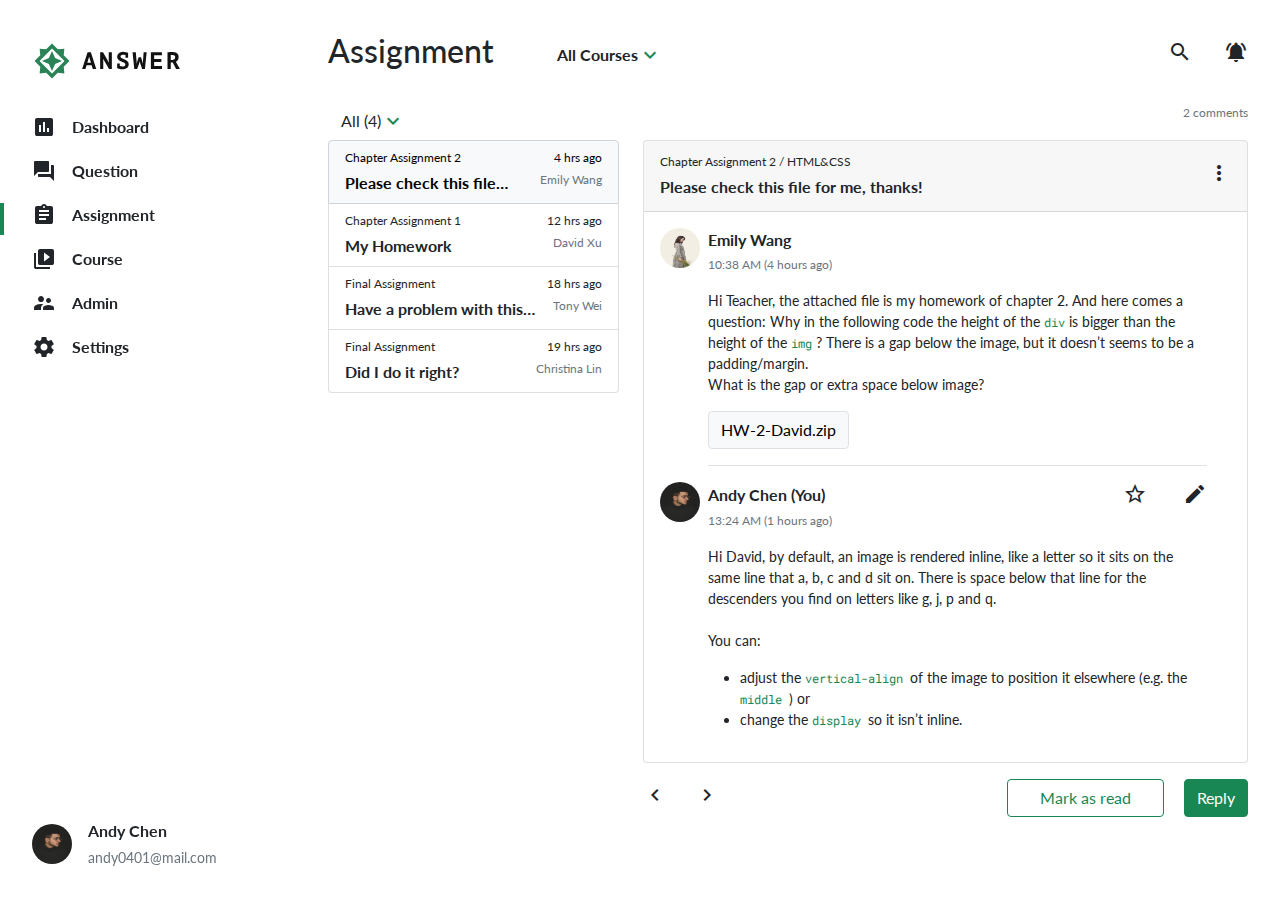
<file: index.html>
<!DOCTYPE html>
<html lang="en">

  <head>
    <meta charset="UTF-8">
    <meta name="viewport" content="width=device-width, initial-scale=1.0">
    <meta http-equiv="X-UA-Compatible" content="ie=edge">
    <title>Boostrap Index</title>
    <link rel="stylesheet" href="https://cdnjs.cloudflare.com/ajax/libs/font-awesome/5.13.0/css/all.min.css" />
    <link href="https://fonts.googleapis.com/icon?family=Material+Icons|Material+Icons+Outlined" rel="stylesheet">
    <link rel="stylesheet" href="./assets/style/all.css">
  </head>

  <body>
    <!-- <nav class="navbar navbar-expand-lg navbar-light bg-light">
      <div class="container-fluid">
        <a class="navbar-brand" href="#">Navbar</a>
        <button class="navbar-toggler" type="button" data-bs-toggle="collapse" data-bs-target="#navbarSupportedContent" aria-controls="navbarSupportedContent" aria-expanded="false" aria-label="Toggle navigation">
          <span class="navbar-toggler-icon"></span>
        </button>
        <div class="collapse navbar-collapse" id="navbarSupportedContent">
          <ul class="navbar-nav me-auto mb-2 mb-lg-0">
            <li class="nav-item">
              <a class="nav-link active" aria-current="page" href="#">Home</a>
            </li>
            <li class="nav-item">
              <a class="nav-link" href="#">Link</a>
            </li>
            <li class="nav-item dropdown">
              <a class="nav-link dropdown-toggle" href="#" id="navbarDropdown" role="button" data-bs-toggle="dropdown" aria-expanded="false">
                Dropdown
              </a>
              <ul class="dropdown-menu" aria-labelledby="navbarDropdown">
                <li><a class="dropdown-item" href="#">Action</a></li>
                <li><a class="dropdown-item" href="#">Another action</a></li>
                <li><hr class="dropdown-divider"></li>
                <li><a class="dropdown-item" href="#">Something else here</a></li>
              </ul>
            </li>
            <li class="nav-item">
              <a class="nav-link disabled" href="#" tabindex="-1" aria-disabled="true">Disabled</a>
            </li>
          </ul>
          <form class="d-flex">
            <input class="form-control me-2" type="search" placeholder="Search" aria-label="Search">
            <button class="btn btn-outline-success" type="submit">Search</button>
          </form>
        </div>
      </div>
    </nav> -->

    <nav class="aside-bar ps-6 pt-6 ">
      <h1 class="mb-5"><a  href="./index.html"><img src="./assets/images/logo-ANSWER.svg" alt="logo"></a></h1>
      <ul class="nav flex-column ">
        <li class="nav-item ">
          <a class="nav-link d-flex ps-0 py-3 " href="#"><span class="material-icons me-4">assessment</span>Dashboard</a>
        </li>
        <li class="nav-item">
          <a class="nav-link d-flex ps-0 py-3" href="#"><span class="material-icons me-4"><span class="material-icons">
            question_answer
            </span></span>Question</a>
        </li>
        <li class="nav-item">
          <a class="nav-link d-flex ps-0 py-3 active" href="./index.html"><span class="material-icons me-4">assignment</span>Assignment</a>
        </li>
        <li class="nav-item">
          <a class="nav-link d-flex ps-0 py-3" href="#"><span class="material-icons me-4">video_library</span>Course</a>
        </li>
        <li class="nav-item">
          <a class="nav-link d-flex ps-0 py-3" href="./admin.html"><span class="material-icons me-4">supervisor_account</span>Admin</a>
        </li>
        <li class="nav-item">
          <a class="nav-link d-flex ps-0 py-3" href="#"><span class="material-icons me-4">settings</span>Settings</a>
        </li>
      </ul>
      <div class="user d-flex align-items-center">
        <img class="rounded-circle me-4"src="./assets/images/andychen.jpeg" alt="user">
        <div>
          <p class="mb-1">Andy Chen</p>
          <p class="text-secondary fw-normal mb-0 fs-7">andy0401@mail.com</p>
        </div>
      </div>
    </nav>
    


    
<main>
  <div class="container-fluid ">
    <header class="d-flex justify-content-between align-items-center mb-5">
      <div class="d-flex align-items-center ">
        <h2 class="me-8">Assignment</h2>
        <div class="dropdown">
          <button class="btn d-flex fw-bold" type="button" id="dropdownMenuButton1" data-bs-toggle="dropdown" aria-expanded="false">
              All Courses
              <span class="material-icons text-success">expand_more</span>
          </button>
          <ul class="dropdown-menu" aria-labelledby="dropdownMenuButton1">
              <li><a class="dropdown-item" href="#">All Courses</a></li>
              <li><a class="dropdown-item" href="#">All Courses</a></li>
          </ul>
        </div>
      </div>
      <div class="d-flex">
        <a href="#"><span class="material-icons me-6">
          search
          </span></a>
          <a href="#"><span class="material-icons">
            notifications_active
            </span></a>
            
      </div>
    </header>
    <div class="d-flex justify-content-between align-items-center">
      <div class="dropdown">
        <button class="btn d-flex" type="button" id="dropdownMenuButton1" data-bs-toggle="dropdown" aria-expanded="false">
            All (4)
            <span class="material-icons text-success">expand_more</span>
        </button>
        <ul class="dropdown-menu" aria-labelledby="dropdownMenuButton1">
            <li><a class="dropdown-item" href="#">All (4)</a></li>
            <li><a class="dropdown-item" href="#">All (4)</a></li>
        </ul>
      </div>
      <p class="text-secondary fs-8">2 comments</p>
    </div>
    
    <div class="row">
      <div class="col-4">
        <div class="list-group " id="list-tab" role="tablist">
          <a class="list-group-item list-group-item-action active" id="list-1-list" data-bs-toggle="list" href="#list-1" role="tab" aria-controls="list-1">
           <div class="d-flex justify-content-between fs-8">
              <p class="mb-1">Chapter Assignment 2</p>
              <p class="mb-1">4 hrs ago</p>
           </div>
           <div class="d-flex justify-content-between">
            <p class="mb-0 fw-bold">Please check this file…</p>
            <p class="mb-0 text-secondary fs-8">Emily Wang</p>
         </div>
          </a>
          
           <a class="list-group-item list-group-item-action" id="list-2-list" data-bs-toggle="list" href="#list-2" role="tab" aria-controls="list-2">
            <div class="d-flex justify-content-between fs-8">
               <p class="mb-1">Chapter Assignment 1</p>
               <p class="mb-1">12 hrs ago</p>
            </div>
            <div class="d-flex justify-content-between">
             <p class="mb-0 fw-bold">My Homework</p>
             <p class="mb-0 text-secondary fs-8">David Xu</p>
          </div>
           </a>
           <a class="list-group-item list-group-item-action" id="list-3-list" data-bs-toggle="list" href="#list-3" role="tab" aria-controls="list-3">
            <div class="d-flex justify-content-between fs-8">
               <p class="mb-1">Final Assignment</p>
               <p class="mb-1">18 hrs ago</p>
            </div>
            <div class="d-flex justify-content-between">
             <p class="mb-0 fw-bold">Have a problem with this…</p>
             <p class="mb-0 text-secondary fs-8">Tony Wei</p>
          </div>
           </a>
           <a class="list-group-item list-group-item-action" id="list-4-list" data-bs-toggle="list" href="#list-4" role="tab" aria-controls="list-4">
            <div class="d-flex justify-content-between fs-8">
               <p class="mb-1">Final Assignment</p>
               <p class="mb-1">19 hrs ago</p>
            </div>
            <div class="d-flex justify-content-between">
             <p class="mb-0 fw-bold">Did I do it right?</p>
             <p class="mb-0 text-secondary fs-8">Christina Lin</p>
          </div>
           </a>
        </div>
      </div>
      
      <div class="col-8">
        <div class="tab-content" id="nav-tabContent">
          <div class="tab-pane fade show active" id="list-1" role="tabpanel" aria-labelledby="list-1">
            <div class="card">
              <div class="card-header d-flex justify-content-between align-items-center">
                <div>
                  <p class="my-1 fs-8">Chapter Assignment 2 / HTML&CSS</p>
                  <p class="mb-1 fw-bold">Please check this file for me, thanks!</p>
                </div>
                <a href="#"><span class="material-icons">
                  more_vert
                  </span></a>
              </div>
              <div class="card-body ">
                <div class="d-flex pe-5 ">
                  <div class="flex-shrink-0">
                    <img class="rounded-circle user-photo" src="./assets/images/emilywang.jpeg" alt="">
                  </div>
                  <div class="flex-grow-1 ms-2 border-bottom">
                    <p class="mb-1 fw-bold">Emily Wang</p>
                    <p class="text-secondary fw-normal mb-4 fs-8">10:38 AM (4 hours ago)</p>
                    <p class="fs-7">Hi Teacher, the attached file is my homework of chapter 2. And here comes a question: Why in the following code the height of the <code class="ff-mono text-success">div</code> is bigger than the height of the <code class="ff-mono text-success">img</code> ? There is a gap below the image, but it doesn’t seems to be a padding/margin.<br>What is the gap or extra space below image?</p>
                    <a href="#" class="btn btn-light border mb-4" download="HW-2-David.zip">HW-2-David.zip</a>
                  </div>
                </div>
              </div>
              <div class="card-body pt-0">
                <div class="d-flex pe-5">
                  <div class="flex-shrink-0">
                    <img class="rounded-circle user-photo" src="./assets/images/andychen.jpeg" alt="">
                  </div>
                  <div class="flex-grow-1 ms-2">
                    <div class="d-flex justify-content-between align-items-center">
                      <p class="mb-1 fw-bold">Andy Chen (You)</p>
                      <div>
                        <a href="#"><span class="material-icons me-6">
                          star_outline
                          </span></a>
                          <a href="#">
                            <span class="material-icons">
                              edit
                              </span>
                          </a>
                      </div>
                    </div>
                    
                    <p class="text-secondary fw-normal mb-4 fs-8">13:24 AM (1 hours ago)</p>
                    <p class="fs-7">Hi David, by default, an image is rendered inline, like a letter so it sits on the same line that a, b, c and d sit on. There is space below that line for the descenders you find on letters like g, j, p and q.<br><br> You can: 
                      <ul class="fs-7">
                        <li>adjust the <code class="ff-mono text-success"> vertical-align </code>of the image to position it elsewhere (e.g. the <code class="ff-mono text-success"> middle </code> ) or</li>
                        <li>change the <code class="ff-mono text-success"> display </code> so it isn’t inline.</li>
                      </ul>
                    
                    </p>
                    
                  </div>
                </div>
              </div>
            </div>
          </div>
          <div class="tab-pane fade show " id="list-2" role="tabpanel" aria-labelledby="list-2">
            <div class="card">
              <div class="card-header d-flex justify-content-between align-items-center">
                <div>
                  <p class="my-1 fs-8">Chapter Assignment 1 / HTML&CSS</p>
                  <p class="mb-1 fw-bold">My Homework</p>
                </div>
                <a href="#">
                  <span class="material-icons"> more_vert</span></a>
              </div>
              <div class="card-body ">
                <div class="d-flex pe-5 ">
                  <div class="flex-shrink-0">
                    <img class="rounded-circle user-photo" src="./assets/images/emilywang.jpeg" alt="">
                  </div>
                  <div class="flex-grow-1 ms-2 border-bottom">
                    <p class="mb-1 fw-bold">Emily Wang</p>
                    <p class="text-secondary fw-normal mb-4 fs-8">10:38 AM (4 hours ago)</p>
                    <p class="fs-7">Hi Teacher, the attached file is my homework of chapter 2. And here comes a question: Why in the following code the height of the <code class="ff-mono text-success">div</code> is bigger than the height of the <code class="ff-mono text-success">img</code> ? There is a gap below the image, but it doesn’t seems to be a padding/margin.<br>What is the gap or extra space below image?</p>
                    <a href="#" class="btn btn-light border mb-4" download="HW-2-David.zip">HW-2-David.zip</a>
                  </div>
                </div>
              </div>
              
            </div>
          </div>
          
        </div>
        <div class="d-flex justify-content-between align-items-center mt-4">
          <div>
            <a href="#">
              <span class="material-icons me-5">chevron_left</span></a>
            <a href="#">
              <span class="material-icons">chevron_right</span></a>
          </div>
          <div>
            <button type="button" class="btn btn-outline-success me-4 px-6">Mark as read</button>
            <button type="button" class="btn btn-success">Reply</button>
          </div>
        </div>
      </div>
    </div>
    <!-- <div id="editor" </div> -->
  </div>
</main>
    <script src="https://cdn.ckeditor.com/ckeditor5/29.0.0/classic/ckeditor.js"></script>
    <script src="./assets/js/vendors.js"></script>
    <script src="./assets/js/all.js"></script>
  </body>

</html>
</file>
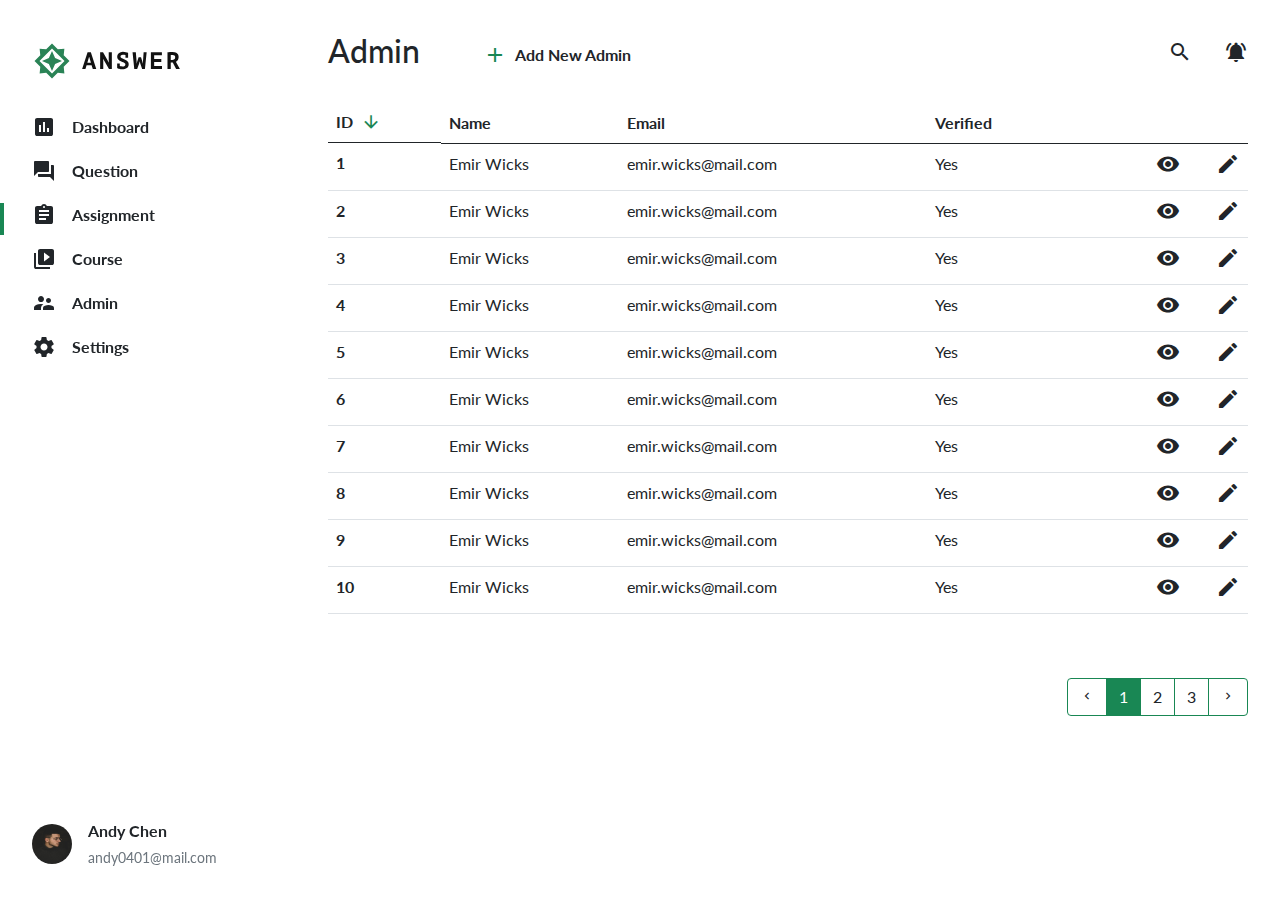
<file: admin.html>
<!DOCTYPE html>
<html lang="en">

  <head>
    <meta charset="UTF-8">
    <meta name="viewport" content="width=device-width, initial-scale=1.0">
    <meta http-equiv="X-UA-Compatible" content="ie=edge">
    <title>Boostrap Index</title>
    <link rel="stylesheet" href="https://cdnjs.cloudflare.com/ajax/libs/font-awesome/5.13.0/css/all.min.css" />
    <link href="https://fonts.googleapis.com/icon?family=Material+Icons|Material+Icons+Outlined" rel="stylesheet">
    <link rel="stylesheet" href="./assets/style/all.css">
  </head>

  <body>
    <!-- <nav class="navbar navbar-expand-lg navbar-light bg-light">
      <div class="container-fluid">
        <a class="navbar-brand" href="#">Navbar</a>
        <button class="navbar-toggler" type="button" data-bs-toggle="collapse" data-bs-target="#navbarSupportedContent" aria-controls="navbarSupportedContent" aria-expanded="false" aria-label="Toggle navigation">
          <span class="navbar-toggler-icon"></span>
        </button>
        <div class="collapse navbar-collapse" id="navbarSupportedContent">
          <ul class="navbar-nav me-auto mb-2 mb-lg-0">
            <li class="nav-item">
              <a class="nav-link active" aria-current="page" href="#">Home</a>
            </li>
            <li class="nav-item">
              <a class="nav-link" href="#">Link</a>
            </li>
            <li class="nav-item dropdown">
              <a class="nav-link dropdown-toggle" href="#" id="navbarDropdown" role="button" data-bs-toggle="dropdown" aria-expanded="false">
                Dropdown
              </a>
              <ul class="dropdown-menu" aria-labelledby="navbarDropdown">
                <li><a class="dropdown-item" href="#">Action</a></li>
                <li><a class="dropdown-item" href="#">Another action</a></li>
                <li><hr class="dropdown-divider"></li>
                <li><a class="dropdown-item" href="#">Something else here</a></li>
              </ul>
            </li>
            <li class="nav-item">
              <a class="nav-link disabled" href="#" tabindex="-1" aria-disabled="true">Disabled</a>
            </li>
          </ul>
          <form class="d-flex">
            <input class="form-control me-2" type="search" placeholder="Search" aria-label="Search">
            <button class="btn btn-outline-success" type="submit">Search</button>
          </form>
        </div>
      </div>
    </nav> -->

    <nav class="aside-bar ps-6 pt-6 ">
      <h1 class="mb-5"><a  href="./index.html"><img src="./assets/images/logo-ANSWER.svg" alt="logo"></a></h1>
      <ul class="nav flex-column ">
        <li class="nav-item ">
          <a class="nav-link d-flex ps-0 py-3 " href="#"><span class="material-icons me-4">assessment</span>Dashboard</a>
        </li>
        <li class="nav-item">
          <a class="nav-link d-flex ps-0 py-3" href="#"><span class="material-icons me-4"><span class="material-icons">
            question_answer
            </span></span>Question</a>
        </li>
        <li class="nav-item">
          <a class="nav-link d-flex ps-0 py-3 active" href="./index.html"><span class="material-icons me-4">assignment</span>Assignment</a>
        </li>
        <li class="nav-item">
          <a class="nav-link d-flex ps-0 py-3" href="#"><span class="material-icons me-4">video_library</span>Course</a>
        </li>
        <li class="nav-item">
          <a class="nav-link d-flex ps-0 py-3" href="./admin.html"><span class="material-icons me-4">supervisor_account</span>Admin</a>
        </li>
        <li class="nav-item">
          <a class="nav-link d-flex ps-0 py-3" href="#"><span class="material-icons me-4">settings</span>Settings</a>
        </li>
      </ul>
      <div class="user d-flex align-items-center">
        <img class="rounded-circle me-4"src="./assets/images/andychen.jpeg" alt="user">
        <div>
          <p class="mb-1">Andy Chen</p>
          <p class="text-secondary fw-normal mb-0 fs-7">andy0401@mail.com</p>
        </div>
      </div>
    </nav>
    


    
<main>
  <div class="container-fluid ">
    <header class="d-flex justify-content-between align-items-center mb-5">
      <div class="d-flex align-items-center  ">
          <h2 class="me-8">Admin</h2>
          <div class="dropdown">
            <button type="btn" class="btn" data-bs-toggle="modal" data-bs-target="#addadmin">
              <div class="d-flex align-items-center fw-bold">
                <span class="material-icons text-success me-2">
                  add
                </span>
                Add New Admin
              </div>              
            </button>      
          </div>
      </div>
      <div class="d-flex ">
        <a href="#">
          <span class="material-icons me-6">search </span>
        </a>
        <a href="#">
          <span class="material-icons">notifications_active</span>
        </a>          
      </div>
    </header>
      <!-- table -->
    <div class="row">
      <div class="col-12">
        <table class="table table-hover mb-9">
          <thead>
            <tr>
              <th scope="col" class="d-flex align-items-center">
                <span>ID</span>
                <span class="material-icons  ms-2 fs-5 text-success">arrow_downward</span>
              </th>
              <th scope="col">Name</th>
              <th scope="col">Email</th>
              <th scope="col">Verified</th>
              <th scope="col"></th>
            </tr>
          </thead>
          <tbody>
            <tr>
              <th scope="row">1</th>
                <td>Emir Wicks</td>
                <td>emir.wicks@mail.com</td>
                <td>Yes</td>
                <td class="text-end">
                  <a href="#"data-bs-toggle="modal" data-bs-target="#viewadmin">
                    <span class="material-icons me-6">visibility</span></a>
                  <a href="#"data-bs-toggle="modal" data-bs-target="#editadmin">
                    <span class="material-icons">edit</span></a>
                </td>
            </tr>
            <tr>
              <th scope="row">2</th>
                <td>Emir Wicks</td>
                <td>emir.wicks@mail.com</td>
                <td>Yes</td>
                <td class="text-end">
                  <a href="#"data-bs-toggle="modal" data-bs-target="#viewadmin">
                    <span class="material-icons me-6">visibility</span></a>
                  <a href="#"data-bs-toggle="modal" data-bs-target="#editadmin">
                    <span class="material-icons">edit</span></a>
                </td>
            </tr>
            <tr>
              <th scope="row">3</th>
                <td>Emir Wicks</td>
                <td>emir.wicks@mail.com</td>
                <td>Yes</td>
                <td class="text-end">
                  <a href="#"data-bs-toggle="modal" data-bs-target="#viewadmin">
                    <span class="material-icons me-6">visibility</span></a>
                  <a href="#"data-bs-toggle="modal" data-bs-target="#editadmin">
                    <span class="material-icons">edit</span></a>
                </td>
            </tr>
            <tr>
              <th scope="row">4</th>
                <td>Emir Wicks</td>
                <td>emir.wicks@mail.com</td>
                <td>Yes</td>
                <td class="text-end">
                  <a href="#"data-bs-toggle="modal" data-bs-target="#viewadmin">
                    <span class="material-icons me-6">visibility</span></a>
                  <a href="#"data-bs-toggle="modal" data-bs-target="#editadmin">
                    <span class="material-icons">edit</span></a>
                </td>
            </tr>
            <tr>
              <th scope="row">5</th>
                <td>Emir Wicks</td>
                <td>emir.wicks@mail.com</td>
                <td>Yes</td>
                <td class="text-end">
                  <a href="#"data-bs-toggle="modal" data-bs-target="#viewadmin">
                    <span class="material-icons me-6">visibility</span></a>
                  <a href="#"data-bs-toggle="modal" data-bs-target="#editadmin">
                    <span class="material-icons">edit</span></a>
                </td>
            </tr>
            <tr>
              <th scope="row">6</th>
                <td>Emir Wicks</td>
                <td>emir.wicks@mail.com</td>
                <td>Yes</td>
                <td class="text-end">
                  <a href="#"data-bs-toggle="modal" data-bs-target="#viewadmin">
                    <span class="material-icons me-6">visibility</span></a>
                  <a href="#"data-bs-toggle="modal" data-bs-target="#editadmin">
                    <span class="material-icons">edit</span></a>
                </td>
            </tr>
            <tr>
              <th scope="row">7</th>
                <td>Emir Wicks</td>
                <td>emir.wicks@mail.com</td>
                <td>Yes</td>
                <td class="text-end">
                  <a href="#"data-bs-toggle="modal" data-bs-target="#viewadmin">
                    <span class="material-icons me-6">visibility</span></a>
                  <a href="#"data-bs-toggle="modal" data-bs-target="#editadmin">
                    <span class="material-icons">edit</span></a>
                </td>
            </tr>
            <tr>
              <th scope="row">8</th>
                <td>Emir Wicks</td>
                <td>emir.wicks@mail.com</td>
                <td>Yes</td>
                <td class="text-end">
                  <a href="#"data-bs-toggle="modal" data-bs-target="#viewadmin">
                    <span class="material-icons me-6">visibility</span></a>
                  <a href="#"data-bs-toggle="modal" data-bs-target="#editadmin">
                    <span class="material-icons">edit</span></a>
                </td>
            </tr>
            <tr>
              <th scope="row">9</th>
                <td>Emir Wicks</td>
                <td>emir.wicks@mail.com</td>
                <td>Yes</td>
                <td class="text-end">
                  <a href="#"data-bs-toggle="modal" data-bs-target="#viewadmin">
                    <span class="material-icons me-6">visibility</span></a>
                  <a href="#"data-bs-toggle="modal" data-bs-target="#editadmin">
                    <span class="material-icons">edit</span></a>
                </td>
            </tr>
            <tr>
              <th scope="row">10</th>
                <td>Emir Wicks</td>
                <td>emir.wicks@mail.com</td>
                <td>Yes</td>
                <td class="text-end">
                  <a href="#"data-bs-toggle="modal" data-bs-target="#viewadmin">
                    <span class="material-icons me-6">visibility</span></a>
                  <a href="#"data-bs-toggle="modal" data-bs-target="#editadmin">
                    <span class="material-icons">edit</span></a>
                </td>
            </tr>
              


          </tbody>
        </table>
        <nav aria-label="Page navigation example">
            <ul class="pagination justify-content-end">
              <li class="page-item">
                <a class="page-link" href="#" aria-label="Previous">
                  <span class="material-icons fs-7">
                    chevron_left
                    </span>
                </a>
              </li>
              <li class="page-item active" aria-current="page"><a class="page-link" href="#">1</a></li>
              <li class="page-item"><a class="page-link" href="#">2</a></li>
              <li class="page-item"><a class="page-link" href="#">3</a></li>
              <li class="page-item">
                <a class="page-link" href="#" aria-label="Next">
                  <span class="material-icons fs-7">
                    chevron_right
                    </span>
                </a>
              </li>
            </ul>
        </nav>
      </div>
    </div>

    <!-- Modal viewadmin -->
    <div class="modal fade" id="viewadmin" data-bs-backdrop="static" data-bs-keyboard="false" tabindex="-1" aria-labelledby="staticBackdropLabel" aria-hidden="true">
      <div class="modal-dialog modal-dialog-centered">
        <div class="modal-content">
          <div class="modal-body p-6">
            <div class="d-flex">
              <img class="admin-photo" src="./assets/images/emir.jpeg" alt="">
              <div class="card-body py-0">
                <div class="d-flex justify-content-between align-items-start">
                <p class="mb-2">#1</p>
                <button type="button" class="btn-close" data-bs-dismiss="modal" aria-label="Close"></button>
                </div>
                <p class="mb-0">Admin</p>
                <p class="fs-4 mb-0 fw-bold">Emir Wicks</p>
                <p class="fs-7 mb-0">emir.wicks@mail.com</p>
                <a class="btn fs-7 d-flex justify-content-between  pe-0 mb-6" data-bs-toggle="collapse" href="#Verified" role="button" aria-expanded="false" aria-controls="collapseExample">
                Verified
                <span class="material-icons expand_less text-success"> expand_less </span>
                <span class="material-icons expand_more text-success"> expand_more </span>
                </a>
                <div class="collapse" id="Verified">
                  <div class="d-flex justify-content-end">
                    <button type="button" class="btn btn-outline-danger me-4 " data-bs-dismiss="modal">Deactivate</button>
                    <button type="button" class="btn btn-success px-6">Edit</button>
                  </div>
                </div>
              </div>
            </div> 
          </div>
        </div>
      </div>
    </div>

    <!-- Modal editadmin -->
    <div class="modal fade" id="editadmin" data-bs-backdrop="static" data-bs-keyboard="false" tabindex="-1" aria-labelledby="staticBackdropLabel" aria-hidden="true">
      <div class="modal-dialog modal-dialog-scrollable">
        <div class="modal-content">
          <div class="modal-body">
            <div class="modal-header py-6">
              <h5 class="modal-title fs-4 fw-bold">Edit Admin</h5>
              <button type="button" class="btn-close" data-bs-dismiss="modal" aria-label="Close"></button>
            </div>
            <div class="modal-body pt-0">          
              <form>
                <p class="fs-5 fw-bold">Account</p>
                <div class="mb-4">
                  <label for="name" class="form-label mb-1 fs-7">Name</label>
                  <input type="text" class="form-control py-4" id="name"value="Emir Wicks" readonly >
                </div>
                <div class="mb-6">
                  <label for="email1" class="form-label mb-1 fs-7">Email address</label>
                  <input type="email" class="form-control py-4" id="email1" value="emir.wicks@mail.com" readonly >
                </div>
                <p class="fs-5 fw-bold pt-4 border-top">Verification</p>
                <div class="d-flex justify-content-between">
                  <div class="d-flex">
                <span class="material-icons text-success me-3">check_circle</span>
                <p class="fw-bold">Verified</p>
                  </div>
                  <p class="fs-7">2020/4/12</p>        
                </div>
                <button type="button" class="btn btn-outline-secondary w-100 py-4 mb-6" disabled>Send Verification Mail</button>

                <p class="fs-5 fw-bold pt-4 border-top">Access Level</p>
                <select class="form-select p-4 mb-6" aria-label="Default select example">
                  <option selected>Admin</option>
                  <option value="1">Admin1</option>
                  <option value="2">Admin2</option>
                  <option value="3">Admin3</option>
                </select>
                <p class="fs-5 fw-bold pt-4 border-top">Custom Access</p>
                <div class="mb-4 form-check">
                  <input type="checkbox" class="form-check-input" id="Lecture">
                  <label class="form-check-label" for="Lecture">Lecture</label>
                </div>
                <div class="mb-4 form-check">
                  <input type="checkbox" class="form-check-input" id="Coupon">
                  <label class="form-check-label" for="Coupon">Coupon</label>
                </div>
                <div class="mb-4 form-check">
                  <input type="checkbox" class="form-check-input" id="Message">
                  <label class="form-check-label" for="Message">Message</label>
                </div>
                <div class="mb-4 form-check">
                  <input type="checkbox" class="form-check-input" id="Setting">
                  <label class="form-check-label" for="Setting">Setting</label>
                </div>
                <div class="mb-4 form-check">
                  <input type="checkbox" class="form-check-input" id="Task Menu">
                  <label class="form-check-label" for="Task Menu">Task Menu</label>
                </div>
                <p class="fs-5 fw-bold pt-4 border-top">Deactivate Account</p>
                <div class="d-flex text-danger">
                  <span class="material-icons me-2">report_problem</span>
                  <p>This cannot be undone!</p>
                </div>
                <button type="button" class="btn btn-outline-danger w-100 py-4 ">Send Verification Mail</button>
              </form>
            </div>

            <div class="modal-footer pt-6">
              <button type="button" class="btn btn-outline-success" data-bs-dismiss="modal">Cancel</button>
              <button type="button" class="btn btn-success">Update</button>
            </div>
          </div>        
        </div>
      </div>
    </div>

    <!-- Modal addadmin -->
    <div class="modal fade" id="addadmin" data-bs-backdrop="static" data-bs-keyboard="false" tabindex="-1" aria-labelledby="staticBackdropLabel" aria-hidden="true">
      <div class="modal-dialog modal-dialog-scrollable">
        <div class="modal-content">
          <div class="modal-body">
            <div class="modal-header py-6">
              <h5 class="modal-title fs-4 fw-bold">Add Admin</h5>
              <button type="button" class="btn-close" data-bs-dismiss="modal" aria-label="Close"></button>
            </div>
            <div class="modal-body pt-0">          
              <form>
                <p class="fs-5 fw-bold">Account</p>
                <div class="mb-4">
                  <label for="name" class="form-label mb-1 fs-7">Name</label>
                  <input type="text" class="form-control py-4" id="name">
                </div>
                <div class="mb-6">
                  <label for="email1" class="form-label mb-1 fs-7">Email address</label>
                  <input type="email" class="form-control py-4" id="email1" >
                </div>
                <p class="fs-5 fw-bold pt-4 border-top">Verification</p>
                <div class="d-flex">
                  <span class="material-icons text-danger me-3">report_problem</span>
                  <p class="fw-bold">Unverified</p>
                </div>
                <button type="button" class="btn btn-outline-success fw-bold w-100 py-4 mb-6">Send Verification Mail</button>

                <p class="fs-5 fw-bold pt-4 border-top">Access Level</p>
                <select class="form-select p-4 mb-6" aria-label="Default select example">
                  <option selected>-Choose access level-</option>
                  <option value="1">1</option>
                  <option value="2">2</option>
                  <option value="3">3</option>
                </select>
                <p class="fs-5 fw-bold pt-4 border-top">Custom Access</p>
                <div class="mb-4 form-check">
                  <input type="checkbox" class="form-check-input" id="Lecture">
                  <label class="form-check-label" for="Lecture">Lecture</label>
                </div>
                <div class="mb-4 form-check">
                  <input type="checkbox" class="form-check-input" id="Coupon">
                  <label class="form-check-label" for="Coupon">Coupon</label>
                </div>
                <div class="mb-4 form-check">
                  <input type="checkbox" class="form-check-input" id="Message">
                  <label class="form-check-label" for="Message">Message</label>
                </div>
                <div class="mb-4 form-check">
                  <input type="checkbox" class="form-check-input" id="Setting">
                  <label class="form-check-label" for="Setting">Setting</label>
                </div>
                <div class="mb-4 form-check">
                  <input type="checkbox" class="form-check-input" id="Task Menu">
                  <label class="form-check-label" for="Task Menu">Task Menu</label>
                </div>
                
              </form>
            </div>

            <div class="modal-footer pt-6">
              <button type="button" class="btn btn-outline-success" data-bs-dismiss="modal">Cancel</button>
              <button type="button" class="btn btn-success">Update</button>
            </div>
          </div>        
        </div>
      </div>
    </div>

  </div>
</main>
    <script src="https://cdn.ckeditor.com/ckeditor5/29.0.0/classic/ckeditor.js"></script>
    <script src="./assets/js/vendors.js"></script>
    <script src="./assets/js/all.js"></script>
  </body>

</html>
</file>
